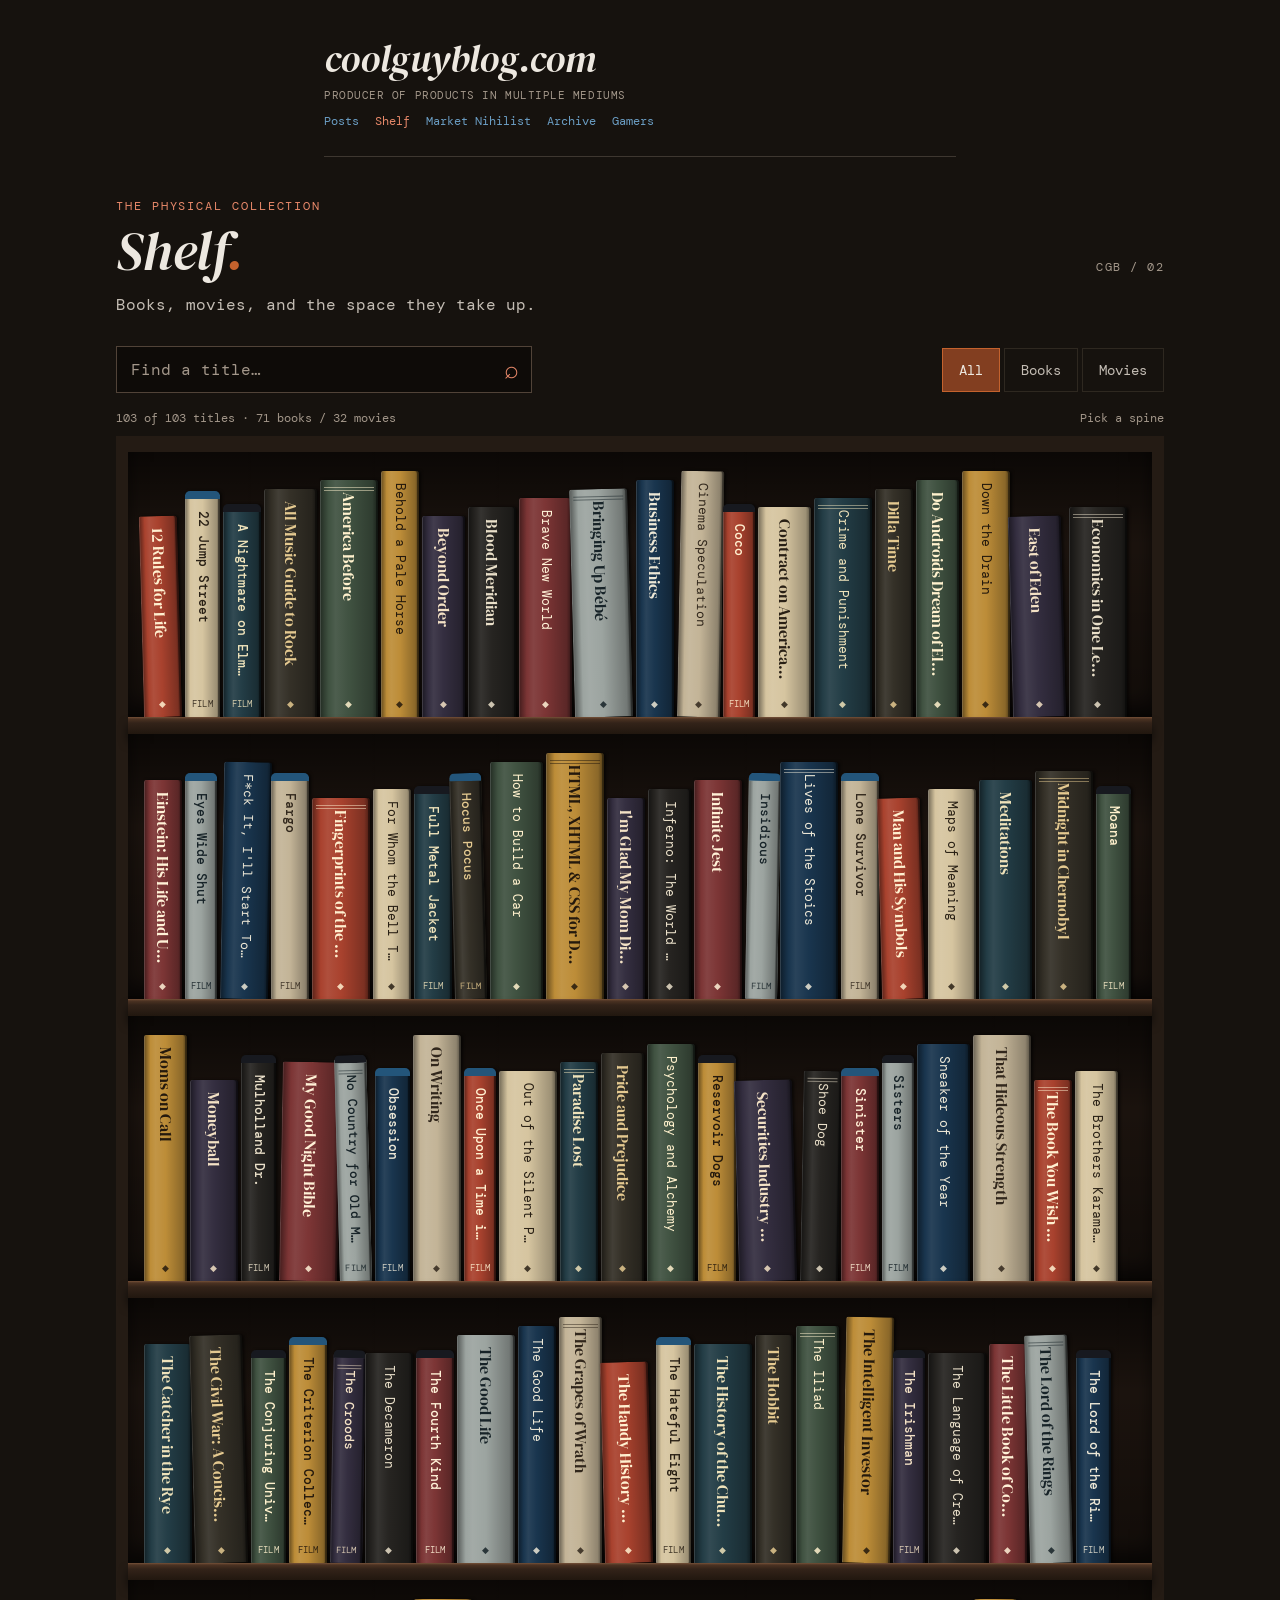
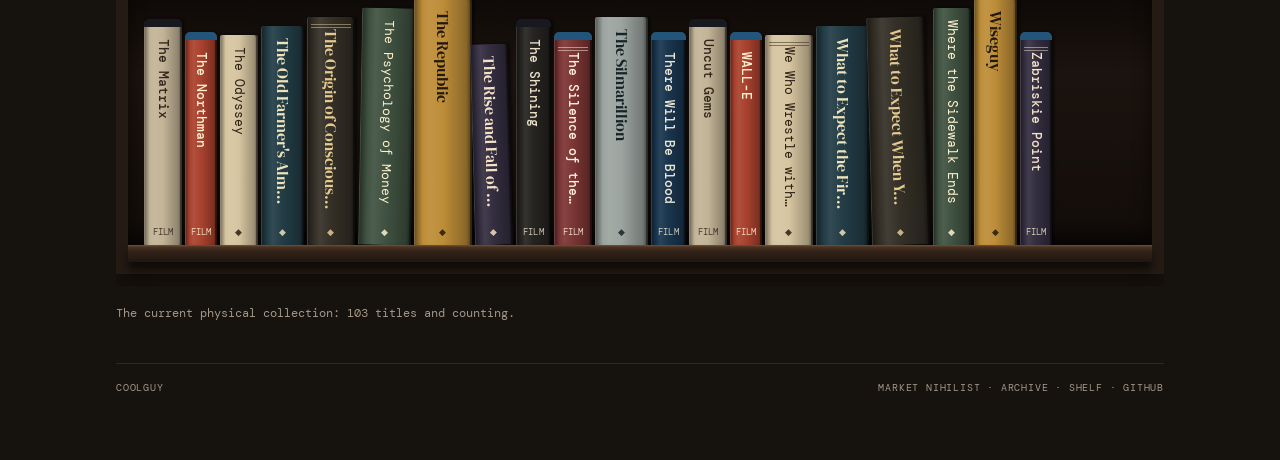
<file: shelf/index.html>
<!DOCTYPE html>
<html lang="en">
<head>
  <meta charset="utf-8">
  <meta name="viewport" content="width=device-width, initial-scale=1">
  <meta name="description" content="Books and movies from the physical shelves of coolguyblog.com.">
  <title>Shelf — coolguy</title>
  <link rel="icon" href="/resources/CGB2.png">
  <link href="https://fonts.googleapis.com/css2?family=DM+Serif+Display:ital@0;1&family=DM+Mono:wght@300;400;500&display=swap" rel="stylesheet">
  <link rel="stylesheet" href="shelf.css?v=20260907">
  <script src="collection.js?v=20260907" defer></script>
  <script src="shelf.js?v=20260907" defer></script>
</head>
<body>
  <a class="skip-link" href="#main">Skip to shelf</a>
  <div class="page">
    <header class="site-header">
      <div class="site-title"><a href="/">coolguyblog.com</a></div>
      <p class="site-desc">Producer of Products in Multiple Mediums</p>
      <nav class="links" aria-label="Site navigation">
        <a href="/posts">Posts</a>
        <a href="/shelf/" aria-current="page">Shelf</a>
        <a href="https://marketnihilist.com" target="_blank" rel="noopener">Market Nihilist</a>
        <a href="/archive">Archive</a>
        <a href="/flappyCool/flappy.html">Gamers</a>
      </nav>
    </header>
    <main id="main">
      <div class="heading"><div><p class="eyebrow">the physical collection</p><h1>Shelf<span>.</span></h1></div><span class="shelf-mark" aria-hidden="true">CGB / 02</span></div>
      <p class="intro">Books, movies, and the space they take up.</p>
      <div class="controls" hidden>
        <div class="search"><label class="sr-only" for="search">Search by title</label><input id="search" type="search" placeholder="Find a title…" autocomplete="off" aria-controls="shelf"><span aria-hidden="true">⌕</span></div>
        <div class="filters" role="group" aria-label="Filter collection">
          <button type="button" data-filter="all" aria-pressed="true">All</button>
          <button type="button" data-filter="book" aria-pressed="false">Books</button>
          <button type="button" data-filter="movie" aria-pressed="false">Movies</button>
        </div>
      </div>
      <div class="shelf-meta"><p id="count" role="status" aria-live="polite" aria-atomic="true"></p><p class="hint">Pick a spine<span class="mobile-hint"> · swipe to browse →</span></p></div>
      <div id="shelf-scroll" class="shelf-scroll" tabindex="0" role="region" aria-label="Physical media shelf" aria-describedby="scroll-help">
        <p id="scroll-help" class="sr-only">Scroll horizontally to see more spines. Tab to a title and press Enter to open its details.</p>
        <div id="shelf" class="cabinet"></div>
      </div>
      <div id="empty" class="empty" hidden><p>No spines match that search.</p><button type="button" id="reset">Clear search &amp; show all</button></div>
      <noscript><p class="empty">Enable JavaScript to browse and search the shelf.</p></noscript>
      <p class="collection-note">The current physical collection: 103 titles and counting.</p>
    </main>
    <footer class="site-footer"><span>coolguy</span><span><a href="https://marketnihilist.com">market nihilist</a> · <a href="/archive">archive</a> · <a href="/shelf/">shelf</a> · <a href="https://github.com/RaymondFH/">github</a></span></footer>
  </div>
  <dialog id="detail" aria-labelledby="detail-title" aria-describedby="detail-note">
    <div class="detail-inner">
      <form method="dialog"><button class="close" aria-label="Close details" autofocus>[ close × ]</button></form>
      <div class="detail-heading">
        <div id="detail-cover" class="detail-cover" aria-live="polite"></div>
        <div class="detail-heading-text">
          <p id="detail-type" class="eyebrow"></p>
          <h2 id="detail-title"></h2>
          <p id="detail-creator"></p>
          <p id="detail-year"></p>
        </div>
      </div>
      <div class="detail-rule"></div>
      <p id="detail-note"></p>
      <p id="detail-match" class="detail-match" hidden></p>
      <nav id="detail-links" class="detail-links" aria-label="Find this title elsewhere"></nav>
      <p id="detail-source" class="detail-source"></p>
      <p class="detail-foot">part of the physical collection</p>
    </div>
  </dialog>
</body>
</html>
</file>
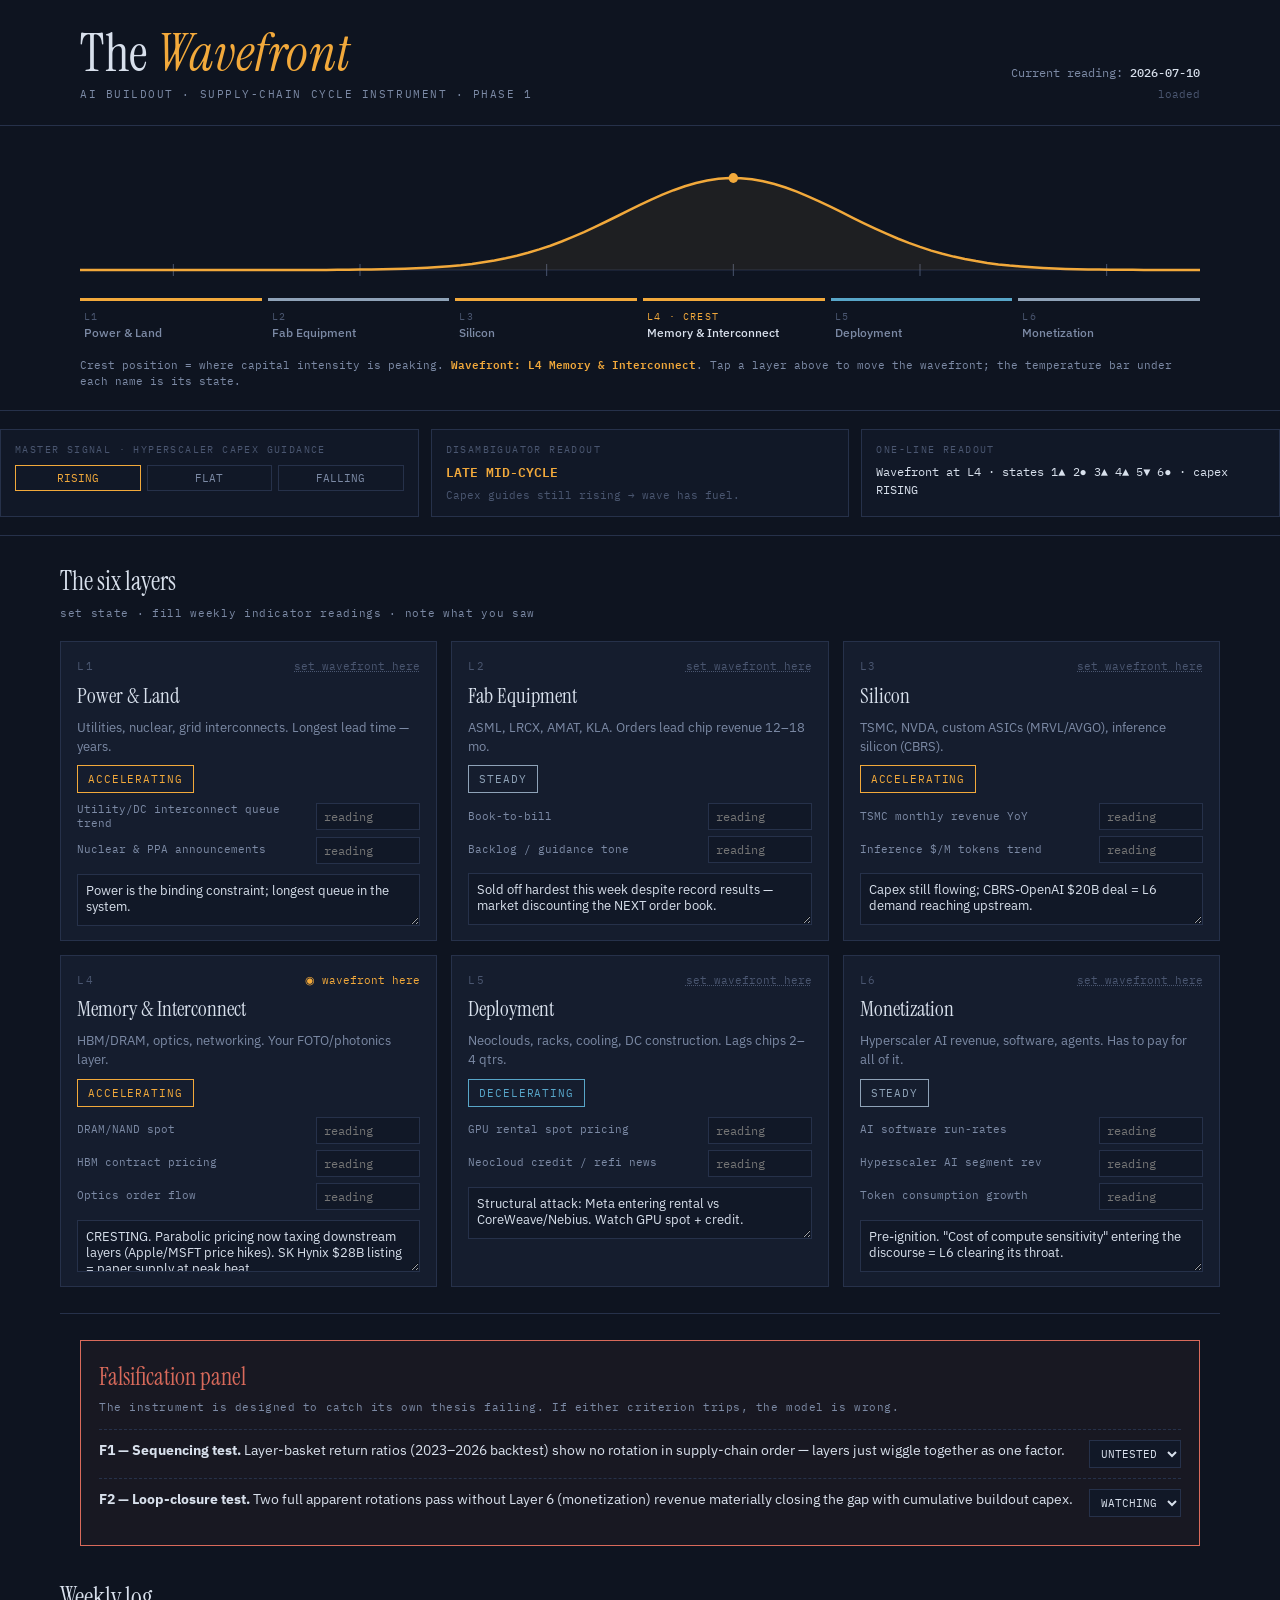
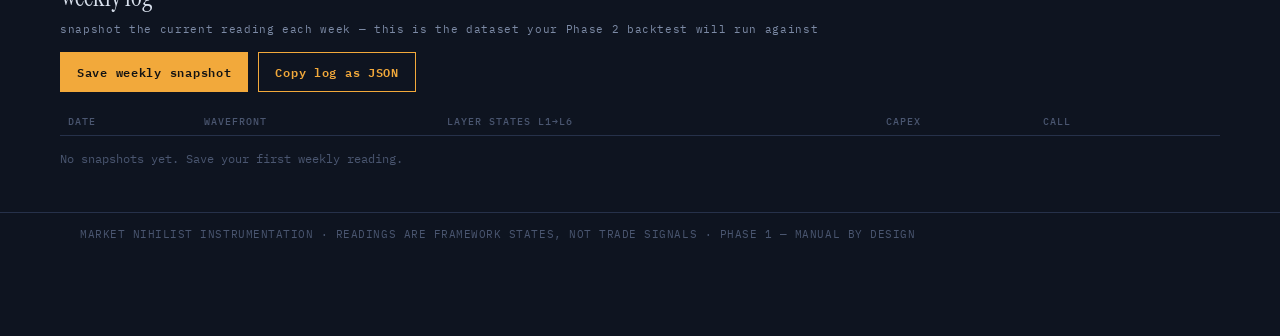
<file: Wavefront/wavefront-dashboard.html>
<!DOCTYPE html>
<html lang="en">
<head>
<meta charset="UTF-8">
<meta name="viewport" content="width=device-width, initial-scale=1.0">
<title>The Wavefront — AI Buildout Cycle Tracker</title>
<link rel="preconnect" href="https://fonts.googleapis.com">
<link href="https://fonts.googleapis.com/css2?family=Instrument+Serif:ital@0;1&family=IBM+Plex+Mono:wght@400;500;600&family=IBM+Plex+Sans:wght@400;500&display=swap" rel="stylesheet">
<style>
:root{
  --bg:#0E1420; --panel:#151D2E; --panel2:#111827; --rule:#26314A;
  --ink:#D8E0EC; --muted:#7C8AA5; --faint:#4A5670;
  --accel:#F2A93B; --steady:#8FA3B8; --decel:#58A6C9;
  --warn:#D96A5B; --paper:#E8DCC8;
  --mono:'IBM Plex Mono',ui-monospace,monospace;
  --serif:'Instrument Serif',Georgia,serif;
  --sans:'IBM Plex Sans',system-ui,sans-serif;
}
*{box-sizing:border-box;margin:0;padding:0}
body{background:var(--bg);color:var(--ink);font-family:var(--sans);font-size:15px;line-height:1.5;padding-bottom:80px}
a{color:inherit}
.wrap{max-width:1160px;margin:0 auto;padding:0 20px}

/* Masthead */
header{border-bottom:1px solid var(--rule);padding:28px 0 22px}
.mast{display:flex;justify-content:space-between;align-items:flex-end;gap:16px;flex-wrap:wrap}
h1{font-family:var(--serif);font-weight:400;font-size:clamp(34px,5vw,52px);letter-spacing:.01em;line-height:1}
h1 em{font-style:italic;color:var(--accel)}
.mast-sub{font-family:var(--mono);font-size:11px;letter-spacing:.14em;text-transform:uppercase;color:var(--muted);margin-top:6px}
.reading-meta{text-align:right;font-family:var(--mono);font-size:12px;color:var(--muted)}
.reading-meta strong{color:var(--ink);font-weight:500}
#saveStatus{font-size:11px;color:var(--faint);display:block;margin-top:4px}

/* Wave strip — signature */
.wavezone{padding:26px 0 6px;border-bottom:1px solid var(--rule)}
.wave-svg{width:100%;height:150px;display:block}
.layer-strip{display:grid;grid-template-columns:repeat(6,1fr);gap:6px;margin-top:-4px}
.strip-cell{border-top:3px solid var(--faint);padding:8px 4px 4px;cursor:pointer;transition:opacity .2s}
.strip-cell:hover{opacity:.85}
.strip-cell .lnum{font-family:var(--mono);font-size:10px;letter-spacing:.12em;color:var(--faint)}
.strip-cell .lname{font-size:12px;font-weight:500;color:var(--muted)}
.strip-cell.st-accelerating{border-top-color:var(--accel)}
.strip-cell.st-steady{border-top-color:var(--steady)}
.strip-cell.st-decelerating{border-top-color:var(--decel)}
.strip-cell.front .lname{color:var(--ink)}
.strip-cell.front .lnum{color:var(--accel)}
.wave-caption{font-family:var(--mono);font-size:11px;color:var(--muted);margin:10px 0 14px}
.wave-caption b{color:var(--accel);font-weight:600}

/* Readout bar */
.readout{display:grid;grid-template-columns:1fr 1fr 1fr;gap:12px;padding:18px 0;border-bottom:1px solid var(--rule)}
.readout-box{background:var(--panel2);border:1px solid var(--rule);padding:12px 14px}
.readout-box .rlabel{font-family:var(--mono);font-size:10px;letter-spacing:.14em;text-transform:uppercase;color:var(--faint);margin-bottom:6px}
.readout-box .rvalue{font-family:var(--mono);font-size:13px;font-weight:600}
.capex-toggle{display:flex;gap:6px;margin-top:8px}
.capex-toggle button{flex:1;font-family:var(--mono);font-size:11px;padding:5px 2px;background:transparent;border:1px solid var(--rule);color:var(--muted);cursor:pointer}
.capex-toggle button.on{border-color:var(--accel);color:var(--accel)}
#cycleCall.mid{color:var(--accel)} #cycleCall.blow{color:var(--warn)} #cycleCall.cool{color:var(--decel)}

/* Layer cards */
.layers-head{padding:26px 0 4px}
.layers-head h2, .section-head h2{font-family:var(--serif);font-weight:400;font-size:26px}
.section-note{font-family:var(--mono);font-size:11px;color:var(--muted);letter-spacing:.06em}
.layers{display:grid;grid-template-columns:repeat(3,1fr);gap:14px;padding:14px 0 26px;border-bottom:1px solid var(--rule)}
.card{background:var(--panel);border:1px solid var(--rule);padding:16px 16px 14px;display:flex;flex-direction:column;gap:10px}
.card .top{display:flex;justify-content:space-between;align-items:baseline}
.card .lnum{font-family:var(--mono);font-size:11px;letter-spacing:.14em;color:var(--faint)}
.card h3{font-family:var(--serif);font-weight:400;font-size:21px;line-height:1.1}
.card .desc{font-size:12.5px;color:var(--muted)}
.statebtn{font-family:var(--mono);font-size:11px;letter-spacing:.08em;text-transform:uppercase;padding:6px 10px;border:1px solid;background:transparent;cursor:pointer;align-self:flex-start}
.statebtn.st-accelerating{color:var(--accel);border-color:var(--accel)}
.statebtn.st-steady{color:var(--steady);border-color:var(--steady)}
.statebtn.st-decelerating{color:var(--decel);border-color:var(--decel)}
.inds{display:flex;flex-direction:column;gap:6px}
.ind{display:flex;gap:8px;align-items:center}
.ind label{font-family:var(--mono);font-size:10.5px;color:var(--muted);flex:1;line-height:1.3}
.ind input{width:104px;background:var(--panel2);border:1px solid var(--rule);color:var(--ink);font-family:var(--mono);font-size:11.5px;padding:5px 7px}
.ind input:focus{outline:1px solid var(--accel);border-color:var(--accel)}
.card textarea{background:var(--panel2);border:1px solid var(--rule);color:var(--ink);font-family:var(--sans);font-size:12.5px;padding:7px 8px;min-height:52px;resize:vertical;width:100%}
.card textarea:focus{outline:1px solid var(--accel);border-color:var(--accel)}
.wf-set{font-family:var(--mono);font-size:10.5px;background:none;border:none;color:var(--faint);cursor:pointer;text-align:left;padding:0;text-decoration:underline dotted}
.wf-set.active{color:var(--accel);text-decoration:none;cursor:default}

/* Falsification */
.falsify{margin:26px 0;border:1px solid var(--warn);background:rgba(217,106,91,.05);padding:18px}
.falsify h2{font-family:var(--serif);font-weight:400;font-size:24px;color:var(--warn)}
.falsify .fsub{font-family:var(--mono);font-size:11px;color:var(--muted);margin:4px 0 14px;letter-spacing:.05em}
.fcrit{display:flex;gap:14px;align-items:flex-start;padding:10px 0;border-top:1px dashed var(--rule)}
.fcrit p{font-size:13.5px;flex:1}
.fcrit select{background:var(--panel2);border:1px solid var(--rule);color:var(--ink);font-family:var(--mono);font-size:11px;padding:5px 7px}
#failBanner{display:none;margin-top:12px;font-family:var(--mono);font-size:12px;color:var(--warn);border-top:1px solid var(--warn);padding-top:10px}

/* Log */
.logzone{padding:6px 0 30px}
.log-actions{display:flex;gap:10px;margin:12px 0 16px;flex-wrap:wrap}
.btn{font-family:var(--mono);font-size:12px;letter-spacing:.06em;padding:9px 16px;cursor:pointer;border:1px solid var(--accel);background:var(--accel);color:#131313;font-weight:600}
.btn.ghost{background:transparent;color:var(--accel)}
.logtable{width:100%;border-collapse:collapse;font-family:var(--mono);font-size:11.5px}
.logtable th{text-align:left;color:var(--faint);font-weight:500;letter-spacing:.1em;text-transform:uppercase;font-size:10px;padding:6px 8px;border-bottom:1px solid var(--rule)}
.logtable td{padding:8px;border-bottom:1px solid var(--rule);color:var(--muted);vertical-align:top}
.logtable td:first-child{color:var(--ink)}
.dot{display:inline-block;width:8px;height:8px;border-radius:50%;margin-right:3px;vertical-align:middle}
.dot.accelerating{background:var(--accel)}.dot.steady{background:var(--steady)}.dot.decelerating{background:var(--decel)}
.empty{color:var(--faint);font-family:var(--mono);font-size:12px;padding:14px 0}
.dellog{background:none;border:none;color:var(--faint);cursor:pointer;font-family:var(--mono);font-size:11px;text-decoration:underline dotted}

footer{border-top:1px solid var(--rule);padding:14px 0;font-family:var(--mono);font-size:10.5px;color:var(--faint);letter-spacing:.05em}

@media(max-width:900px){.layers{grid-template-columns:1fr 1fr}.readout{grid-template-columns:1fr}}
@media(max-width:600px){
  .layers{grid-template-columns:1fr}
  .layer-strip{grid-template-columns:repeat(3,1fr);row-gap:14px}
  .reading-meta{text-align:left}
  .wave-svg{height:110px}
}
@media(prefers-reduced-motion:reduce){#crest,#wavePath{transition:none!important}}
button:focus-visible,input:focus-visible,select:focus-visible,textarea:focus-visible{outline:2px solid var(--accel);outline-offset:1px}
</style>
</head>
<body>

<header><div class="wrap">
  <div class="mast">
    <div>
      <h1>The <em>Wavefront</em></h1>
      <div class="mast-sub">AI buildout · supply-chain cycle instrument · phase 1</div>
    </div>
    <div class="reading-meta">
      <span>Current reading: <strong id="readingDate">—</strong></span>
      <span id="saveStatus">loading…</span>
    </div>
  </div>
</div></header>

<section class="wavezone"><div class="wrap">
  <svg class="wave-svg" viewBox="0 0 1200 150" preserveAspectRatio="none" aria-hidden="true">
    <line x1="0" y1="118" x2="1200" y2="118" stroke="#26314A" stroke-width="1"/>
    <g id="ticks"></g>
    <path id="wavePath" fill="none" stroke="#F2A93B" stroke-width="2.5" style="transition:d .6s ease"/>
    <path id="waveFill" fill="rgba(242,169,59,.07)" stroke="none" style="transition:d .6s ease"/>
    <circle id="crest" r="5" fill="#F2A93B" style="transition:cx .6s ease"/>
  </svg>
  <div class="layer-strip" id="strip"></div>
  <p class="wave-caption">Crest position = where capital intensity is peaking. <b id="frontLabel">—</b>. Tap a layer above to move the wavefront; the temperature bar under each name is its state.</p>
</div></section>

<section class="readout"><div class="wrap" style="display:contents">
  <div class="readout-box">
    <div class="rlabel">Master signal · hyperscaler capex guidance</div>
    <div class="capex-toggle" id="capexToggle">
      <button data-v="rising">RISING</button>
      <button data-v="flat">FLAT</button>
      <button data-v="falling">FALLING</button>
    </div>
  </div>
  <div class="readout-box">
    <div class="rlabel">Disambiguator readout</div>
    <div class="rvalue" id="cycleCall">—</div>
    <div style="font-family:var(--mono);font-size:10.5px;color:var(--faint);margin-top:6px" id="cycleWhy"></div>
  </div>
  <div class="readout-box">
    <div class="rlabel">One-line readout</div>
    <div class="rvalue" id="oneLine" style="font-weight:400;font-size:12px;line-height:1.5">—</div>
  </div>
</div></section>

<div class="wrap layers-head">
  <h2>The six layers</h2>
  <span class="section-note">set state · fill weekly indicator readings · note what you saw</span>
</div>
<section class="layers wrap" id="cards"></section>

<div class="wrap">
  <section class="falsify">
    <h2>Falsification panel</h2>
    <div class="fsub">The instrument is designed to catch its own thesis failing. If either criterion trips, the model is wrong.</div>
    <div class="fcrit">
      <p><strong>F1 — Sequencing test.</strong> Layer-basket return ratios (2023–2026 backtest) show no rotation in supply-chain order — layers just wiggle together as one factor.</p>
      <select id="f1"><option value="untested">UNTESTED</option><option value="passing">PASSING</option><option value="failing">FAILING</option></select>
    </div>
    <div class="fcrit">
      <p><strong>F2 — Loop-closure test.</strong> Two full apparent rotations pass without Layer 6 (monetization) revenue materially closing the gap with cumulative buildout capex.</p>
      <select id="f2"><option value="watching">WATCHING</option><option value="passing">PASSING</option><option value="failing">FAILING</option></select>
    </div>
    <div id="failBanner">⚠ A FALSIFICATION CRITERION IS FAILING. THE WAVE MODEL IS COMPROMISED — STOP TRADING THE CLOCK AND RE-DERIVE.</div>
  </section>
</div>

<div class="wrap logzone">
  <div class="section-head"><h2>Weekly log</h2>
  <span class="section-note">snapshot the current reading each week — this is the dataset your Phase 2 backtest will run against</span></div>
  <div class="log-actions">
    <button class="btn" id="snapBtn">Save weekly snapshot</button>
    <button class="btn ghost" id="exportBtn">Copy log as JSON</button>
  </div>
  <table class="logtable">
    <thead><tr><th>Date</th><th>Wavefront</th><th>Layer states L1→L6</th><th>Capex</th><th>Call</th><th></th></tr></thead>
    <tbody id="logBody"></tbody>
  </table>
  <div class="empty" id="logEmpty">No snapshots yet. Save your first weekly reading.</div>
</div>

<footer><div class="wrap">MARKET NIHILIST INSTRUMENTATION · READINGS ARE FRAMEWORK STATES, NOT TRADE SIGNALS · PHASE 1 — MANUAL BY DESIGN</div></footer>

<script>
const LAYERS=[
 {id:'l1',num:'L1',name:'Power & Land',desc:'Utilities, nuclear, grid interconnects. Longest lead time — years.',inds:['Utility/DC interconnect queue trend','Nuclear & PPA announcements']},
 {id:'l2',num:'L2',name:'Fab Equipment',desc:'ASML, LRCX, AMAT, KLA. Orders lead chip revenue 12–18 mo.',inds:['Book-to-bill','Backlog / guidance tone']},
 {id:'l3',num:'L3',name:'Silicon',desc:'TSMC, NVDA, custom ASICs (MRVL/AVGO), inference silicon (CBRS).',inds:['TSMC monthly revenue YoY','Inference $/M tokens trend']},
 {id:'l4',num:'L4',name:'Memory & Interconnect',desc:'HBM/DRAM, optics, networking. Your FOTO/photonics layer.',inds:['DRAM/NAND spot','HBM contract pricing','Optics order flow']},
 {id:'l5',num:'L5',name:'Deployment',desc:'Neoclouds, racks, cooling, DC construction. Lags chips 2–4 qtrs.',inds:['GPU rental spot pricing','Neocloud credit / refi news']},
 {id:'l6',num:'L6',name:'Monetization',desc:'Hyperscaler AI revenue, software, agents. Has to pay for all of it.',inds:['AI software run-rates','Hyperscaler AI segment rev','Token consumption growth']}
];
const STATES=['accelerating','steady','decelerating'];
const KEY='wavefront-v1';

// July 10, 2026 seed reading (from the conversation this instrument was born in)
const SEED={
 readingDate:'2026-07-10',
 wavefront:3,
 capex:'rising',
 f1:'untested', f2:'watching',
 layers:{
  l1:{state:'accelerating',notes:'Power is the binding constraint; longest queue in the system.',inds:['','']},
  l2:{state:'steady',notes:'Sold off hardest this week despite record results — market discounting the NEXT order book.',inds:['','']},
  l3:{state:'accelerating',notes:'Capex still flowing; CBRS-OpenAI $20B deal = L6 demand reaching upstream.',inds:['','']},
  l4:{state:'accelerating',notes:'CRESTING. Parabolic pricing now taxing downstream layers (Apple/MSFT price hikes). SK Hynix $28B listing = paper supply at peak heat.',inds:['','','']},
  l5:{state:'decelerating',notes:'Structural attack: Meta entering rental vs CoreWeave/Nebius. Watch GPU spot + credit.',inds:['','']},
  l6:{state:'steady',notes:'Pre-ignition. "Cost of compute sensitivity" entering the discourse = L6 clearing its throat.',inds:['','','']}
 },
 log:[]
};

let S=null, saveTimer=null;

function el(id){return document.getElementById(id)}
function esc(s){return (s||'').replace(/[&<>"']/g,c=>({'&':'&amp;','<':'&lt;','>':'&gt;','"':'&quot;',"'":'&#39;'}[c]))}

async function load(){
  try{const r=await window.storage.get(KEY); S=JSON.parse(r.value);}
  catch(e){S=JSON.parse(JSON.stringify(SEED));}
  if(!S||!S.layers)S=JSON.parse(JSON.stringify(SEED));
  renderAll(); status('loaded');
}
function scheduleSave(){status('unsaved changes…');clearTimeout(saveTimer);saveTimer=setTimeout(save,900)}
async function save(){
  try{const r=await window.storage.set(KEY,JSON.stringify(S)); status(r?'saved '+new Date().toLocaleTimeString():'save failed — storage unavailable');}
  catch(e){status('save failed — storage unavailable')}
}
function status(t){el('saveStatus').textContent=t}

/* ---------- render ---------- */
function renderAll(){renderStrip();renderWave();renderCards();renderReadout();renderFalsify();renderLog();
 el('readingDate').textContent=S.readingDate||new Date().toISOString().slice(0,10)}

function renderStrip(){
  el('strip').innerHTML=LAYERS.map((L,i)=>{
    const st=S.layers[L.id].state;
    return `<div class="strip-cell st-${st} ${i===S.wavefront?'front':''}" data-i="${i}" role="button" tabindex="0" aria-label="Set wavefront to ${L.name}">
      <div class="lnum">${L.num}${i===S.wavefront?' · CREST':''}</div><div class="lname">${L.name}</div></div>`;
  }).join('');
  document.querySelectorAll('.strip-cell').forEach(c=>{
    const go=()=>{S.wavefront=+c.dataset.i;renderAll();scheduleSave()};
    c.onclick=go; c.onkeydown=e=>{if(e.key==='Enter'||e.key===' '){e.preventDefault();go()}};
  });
  el('frontLabel').textContent='Wavefront: '+LAYERS[S.wavefront].num+' '+LAYERS[S.wavefront].name;
}

function renderWave(){
  const W=1200,base=118,seg=W/6, cx=seg*S.wavefront+seg/2;
  el('ticks').innerHTML=LAYERS.map((L,i)=>`<line x1="${seg*i+seg/2}" y1="112" x2="${seg*i+seg/2}" y2="124" stroke="#4A5670" stroke-width="1"/>`).join('');
  // wave: gaussian-ish crest centered at cx
  let d='M0 '+base, f='M0 '+base;
  for(let x=0;x<=W;x+=12){
    const y=base-92*Math.exp(-Math.pow((x-cx)/170,2));
    d+=` L${x} ${y.toFixed(1)}`; f+=` L${x} ${y.toFixed(1)}`;
  }
  f+=` L${W} ${base} L0 ${base} Z`;
  el('wavePath').setAttribute('d',d);
  el('waveFill').setAttribute('d',f);
  el('crest').setAttribute('cx',cx); el('crest').setAttribute('cy',base-92);
}

function renderCards(){
  el('cards').innerHTML=LAYERS.map((L,i)=>{
    const d=S.layers[L.id];
    return `<div class="card">
      <div class="top"><span class="lnum">${L.num}</span>
        <button class="wf-set ${i===S.wavefront?'active':''}" data-i="${i}">${i===S.wavefront?'◉ wavefront here':'set wavefront here'}</button></div>
      <h3>${L.name}</h3>
      <div class="desc">${L.desc}</div>
      <button class="statebtn st-${d.state}" data-id="${L.id}">${d.state}</button>
      <div class="inds">${L.inds.map((n,j)=>`<div class="ind"><label>${n}</label><input data-id="${L.id}" data-j="${j}" value="${esc(d.inds[j]||'')}" placeholder="reading"></div>`).join('')}</div>
      <textarea data-id="${L.id}" placeholder="what you saw this week">${esc(d.notes||'')}</textarea>
    </div>`;
  }).join('');
  document.querySelectorAll('.statebtn').forEach(b=>b.onclick=()=>{
    const d=S.layers[b.dataset.id];
    d.state=STATES[(STATES.indexOf(d.state)+1)%3];
    renderAll();scheduleSave();
  });
  document.querySelectorAll('.ind input').forEach(inp=>inp.oninput=()=>{
    S.layers[inp.dataset.id].inds[+inp.dataset.j]=inp.value;scheduleSave();
  });
  document.querySelectorAll('.card textarea').forEach(t=>t.oninput=()=>{
    S.layers[t.dataset.id].notes=t.value;scheduleSave();
  });
  document.querySelectorAll('.wf-set').forEach(b=>b.onclick=()=>{S.wavefront=+b.dataset.i;renderAll();scheduleSave()});
}

function renderReadout(){
  document.querySelectorAll('#capexToggle button').forEach(b=>{
    b.classList.toggle('on',b.dataset.v===S.capex);
    b.onclick=()=>{S.capex=b.dataset.v;renderReadout();scheduleSave()};
  });
  const deployHot=S.layers.l5.state==='accelerating';
  const call=el('cycleCall'), why=el('cycleWhy');
  call.className='rvalue';
  if(S.capex==='rising'){call.textContent=deployHot?'MID-CYCLE ACCELERATION':'LATE MID-CYCLE';call.classList.add('mid');
    why.textContent='Capex guides still rising → wave has fuel.'}
  else if(deployHot){call.textContent='BLOW-OFF WARNING';call.classList.add('blow');
    why.textContent='Deployment layer pumping while capex guides flatten = terminal-phase signature.'}
  else{call.textContent='COOLING / WAVE FADING';call.classList.add('cool');
    why.textContent='Capex not rising, deployment not hot → wave losing energy.'}
  const abbr={accelerating:'▲',steady:'●',decelerating:'▼'};
  el('oneLine').textContent='Wavefront at '+LAYERS[S.wavefront].num+' · states '+LAYERS.map(L=>L.num.slice(1)+abbr[S.layers[L.id].state]).join(' ')+' · capex '+S.capex.toUpperCase();
}

function renderFalsify(){
  el('f1').value=S.f1; el('f2').value=S.f2;
  el('f1').onchange=e=>{S.f1=e.target.value;renderFalsify();scheduleSave()};
  el('f2').onchange=e=>{S.f2=e.target.value;renderFalsify();scheduleSave()};
  el('failBanner').style.display=(S.f1==='failing'||S.f2==='failing')?'block':'none';
}

function renderLog(){
  const rows=(S.log||[]).slice().reverse();
  el('logEmpty').style.display=rows.length?'none':'block';
  el('logBody').innerHTML=rows.map((r,ri)=>{
    const idx=S.log.length-1-ri;
    return `<tr><td>${r.date}</td><td>${r.front}</td>
      <td>${r.states.map(s=>`<span class="dot ${s}" title="${s}"></span>`).join('')}</td>
      <td>${r.capex}</td><td>${esc(r.call)}</td>
      <td><button class="dellog" data-i="${idx}">del</button></td></tr>`;
  }).join('');
  document.querySelectorAll('.dellog').forEach(b=>b.onclick=()=>{S.log.splice(+b.dataset.i,1);renderLog();scheduleSave()});
}

el('snapBtn').onclick=()=>{
  S.log=S.log||[];
  S.log.push({date:new Date().toISOString().slice(0,10),front:LAYERS[S.wavefront].num,
    states:LAYERS.map(L=>S.layers[L.id].state),capex:S.capex,call:el('cycleCall').textContent});
  S.readingDate=new Date().toISOString().slice(0,10);
  renderAll();save();
};
el('exportBtn').onclick=async()=>{
  try{await navigator.clipboard.writeText(JSON.stringify(S.log||[],null,2));status('log copied to clipboard')}
  catch(e){status('copy failed — select manually')}
};

load();
</script>
</body>
</html>
</file>
<file: shelf/shelf.css>
:root {
  color-scheme:dark;
  --bg:#16120e;
  --bg2:#1e1915;
  --bg3:#0e0b08;
  --ink:#ede8e0;
  --ink2:#c4bdb4;
  --muted:#a3978a;
  --accent:#c4622d;
  --accent2:#e8896a;
  --blue:#6b9ec4;
  --rule:#2e2820;
  --mono:'DM Mono',monospace;
  --serif:'DM Serif Display',serif;
}

* {
  box-sizing:border-box;
}

body {
  margin:0;
  background:var(--bg);
  color:var(--ink);
  font:16px/1.6 var(--mono);
}

::selection {
  background:#c4622d55;
}

button,input {
  font:inherit;
}

button,a,input {
  -webkit-tap-highlight-color:transparent;
}

a {
  color:var(--blue);
  text-decoration:none;
}

a:hover {
  color:var(--accent2);
}

button {
  cursor:pointer;
}

button:focus-visible,a:focus-visible,input:focus-visible,.shelf-scroll:focus-visible {
  outline:2px solid var(--accent2);
  outline-offset:5px;
}

[hidden] {
  display:none!important;
}

.sr-only {
  position:absolute;
  width:1px;
  height:1px;
  overflow:hidden;
  clip-path:inset(50%);
  white-space:nowrap;
}

.skip-link {
  position:fixed;
  top:-5rem;
  left:1rem;
  z-index:5;
  padding:.5rem;
  background:var(--bg3);
}

.skip-link:focus {
  top:1rem;
}

.page {
  max-width:68rem;
  margin:auto;
  padding:2rem 1.25rem 4rem;
}

.site-header {
  max-width:39.5rem;
  margin:0 auto 2.5rem;
  padding-bottom:1.5rem;
  border-bottom:1px solid #7a6f6566;
}

.site-title a {
  font:italic 2.4rem var(--serif);
  color:var(--ink);
}

.site-desc {
  font-size:.68rem;
  letter-spacing:.05em;
  text-transform:uppercase;
  color:var(--muted);
  margin:.1rem 0 0;
}

.links {
  display:flex;
  flex-wrap:wrap;
  gap:.25rem 1rem;
  margin-top:.5rem;
}

.links a {
  font-size:.78rem;
}

.links a[aria-current] {
  color:var(--accent2);
}

.heading {
  display:flex;
  align-items:end;
  justify-content:space-between;
}

.eyebrow {
  font-size:12px;
  letter-spacing:.16em;
  text-transform:uppercase;
  color:var(--accent2);
  margin:0 0 .35rem;
}

h1 {
  font:italic 3.4rem/1.1 var(--serif);
  font-weight:400;
  margin:0;
}

h1 span {
  color:var(--accent);
}

.shelf-mark {
  font-size:12px;
  letter-spacing:.12em;
  color:var(--muted);
  padding-bottom:.25rem;
}

.intro {
  margin:.65rem 0 1.8rem;
  color:var(--ink2);
}

.controls {
  display:flex;
  gap:1rem;
  justify-content:space-between;
  align-items:center;
}

.search {
  position:relative;
  flex:1;
  max-width:26rem;
}

.search input {
  width:100%;
  min-height:44px;
  background:var(--bg3);
  border:1px solid #514338;
  color:var(--ink);
  padding:.6rem 2.6rem .6rem .85rem;
  border-radius:0;
}

.search input::placeholder {
  color:var(--muted);
}

.search>span {
  position:absolute;
  right:.8rem;
  top:.2rem;
  font-size:25px;
  color:var(--accent2);
  pointer-events:none;
}

.filters {
  display:flex;
  gap:4px;
}

.filters button,#reset {
  min-height:44px;
  background:transparent;
  color:var(--ink2);
  border:1px solid var(--rule);
  padding:.5rem 1rem;
  font-size:14px;
}

.filters button[aria-pressed=true] {
  color:var(--ink);
  background:#823e20;
  border-color:var(--accent);
}

.filters button:hover,#reset:hover {
  border-color:var(--accent2);
}

.shelf-meta {
  display:flex;
  justify-content:space-between;
  gap:1rem;
  color:var(--muted);
  font-size:12px;
  margin:1rem 0 .5rem;
}

.shelf-meta p {
  margin:0;
}

.mobile-hint {
  display:none;
}

.shelf-scroll {
  max-width:100%;
  overflow-x:auto;
  overscroll-behavior-x:contain;
  -webkit-overflow-scrolling:touch;
  touch-action:pan-x pan-y;
  scrollbar-color:#795239 var(--bg3);
  scrollbar-width:thin;
  padding-bottom:12px;
}

.cabinet {
  min-width:860px;
  background:#100c09;
  border:12px solid #241b14;
  border-top-width:16px;
  box-shadow:0 10px 24px #0005,inset 0 0 24px #000;
}

.shelf-row {
  display:flex;
  align-items:flex-end;
  gap:3px;
  height:282px;
  padding:22px 16px 0;
  border-bottom:17px solid #39271b;
  position:relative;
  background:linear-gradient(180deg,#0009,transparent 35%,#0005),repeating-linear-gradient(90deg,#1b130e 0,#1b130e 120px,#1a120d 122px,#1b130e 124px);
  box-shadow:inset 0 -12px 18px #0009;
}

.shelf-row::after {
  content:'';
  position:absolute;
  left:0;
  right:0;
  bottom:-17px;
  height:17px;
  pointer-events:none;
  background:linear-gradient(#755138 0,#4b3222 2px,#332319 6px,#21170f 100%);
  box-shadow:0 8px 10px #0009;
}

.spine {
  position:relative;
  flex:0 0 var(--width);
  width:var(--width);
  height:var(--height);
  padding:12px 5px 8px;
  border:0;
  border-radius:2px 3px 0 0;
  color:var(--letter);
  background:linear-gradient(90deg,#0007,transparent 15%,#ffffff12 27%,transparent 50%,#0004 90%,#0009),var(--color);
  box-shadow:2px 0 3px #0009,inset 1px 0 0 #ffffff25,inset -2px 0 0 #0006;
  transform:rotate(var(--lean));
  transform-origin:bottom center;
  transition:transform .16s ease,filter .16s ease;
  display:flex;
  flex-direction:column;
  align-items:center;
  justify-content:space-between;
  gap:7px;
  text-align:left;
}

.spine:hover,.spine:focus-visible {
  transform:translateY(-10px) rotate(0deg);
  filter:brightness(1.16);
  z-index:2;
}

.spine-title {
  writing-mode:vertical-rl;
  text-orientation:mixed;
  font:400 16px/1.15 var(--serif);
  max-width:100%;
  max-height:calc(100% - 27px);
  overflow:hidden;
  overflow-wrap:normal;
  white-space:nowrap;
  text-overflow:ellipsis;
  flex:1;
}

.spine:nth-child(3n) .spine-title {
  font-family:var(--mono);
  font-size:13px;
}

.spine:nth-child(5n)::before {
  content:'';
  position:absolute;
  top:7px;
  left:4px;
  right:4px;
  height:2px;
  border-top:1px solid currentColor;
  border-bottom:1px solid currentColor;
  opacity:.5;
}

.spine-mark {
  font:9px/1 var(--mono);
  letter-spacing:.02em;
  opacity:.85;
}

.spine.movie {
  border-top:8px solid #17191f;
  border-radius:5px 5px 1px 1px;
}

.spine.movie:nth-child(2n) {
  border-top-color:#23557a;
}

.spine.movie .spine-title {
  font-family:var(--mono);
  font-size:13px;
  font-weight:500;
}

.empty {
  border:1px solid var(--rule);
  text-align:center;
  padding:3rem 1rem;
  background:var(--bg3);
}

.empty p {
  margin:0 0 1rem;
}

.collection-note {
  font-size:12px;
  color:var(--muted);
  max-width:40rem;
  margin:1.1rem 0;
}

.site-footer {
  border-top:1px solid var(--rule);
  margin-top:2.5rem;
  padding-top:1rem;
  display:flex;
  flex-wrap:wrap;
  justify-content:space-between;
  gap:.5rem;
  color:var(--muted);
  font-size:10px;
  text-transform:uppercase;
  letter-spacing:.08em;
}

.site-footer a {
  color:var(--muted);
}

dialog {
  color:var(--ink);
  background:var(--bg2);
  border:1px solid #514338;
  border-top:2px solid var(--accent);
  padding:0;
  width:min(28rem,calc(100% - 2rem));
  max-height:85dvh;
  overflow-y:auto;
  box-shadow:0 20px 70px #0008;
}

dialog::backdrop {
  background:#0a0806df;
}

.detail-inner {
  padding:1.4rem;
}

.close {
  display:block;
  margin:0 0 1.8rem auto;
  background:transparent;
  color:var(--ink2);
  border:0;
  min-height:44px;
  font:12px var(--mono);
}

h2 {
  font:italic 1.9rem/1.25 var(--serif);
  margin:.5rem 0;
}

#detail-creator {
  color:var(--accent2);
  font-size:14px;
}

#detail-note {
  color:var(--ink2);
  font-size:14px;
}

.detail-rule {
  height:1px;
  background:var(--rule);
  margin:1.5rem 0;
}

.detail-foot {
  font-size:11px;
  text-transform:uppercase;
  letter-spacing:.1em;
  color:var(--muted);
  margin:1.5rem 0 0;
}

body.modal-open {
  overflow:hidden;
}

@media(max-width:650px) {
  .page {
    padding:1.5rem 1rem 3rem;
  }
  .site-title a {
    font-size:2rem;
  }
  .site-header {
    margin-bottom:2rem;
  }
  .controls {
    align-items:stretch;
    flex-direction:column;
    gap:.65rem;
  }
  .search {
    max-width:none;
  }
  .filters button {
    flex:1;
  }
  .mobile-hint {
    display:inline;
  }
  .shelf-meta {
    flex-direction:column;
    gap:.25rem;
  }
  .shelf-mark {
    font-size:10px;
  }
  h1 {
    font-size:3rem;
  }
  .intro {
    font-size:14px;
  }
  .cabinet {
    border-width:9px;
  }
  .shelf-row {
    padding-inline:12px;
  }
}

@media(prefers-reduced-motion:reduce) {
  .spine {
    transition:none;
  }
}

/* Cover artwork belongs in the detail card; the shelf remains a row of spines. */
dialog {
  width: min(36rem, calc(100% - 2rem));
}
.detail-heading {
  display: flex;
  gap: 1.3rem;
  align-items: center;
}
.detail-heading-text { min-width: 0; }
.detail-cover {
  flex: 0 0 144px;
  width: 144px;
  min-height: 210px;
  display: flex;
  align-items: center;
  justify-content: center;
  background: var(--bg3);
  border: 1px solid var(--rule);
  box-shadow: 4px 6px 14px #0005;
}
.detail-cover img {
  display: block;
  width: 100%;
  height: auto;
  max-height: 235px;
  object-fit: contain;
}
.cover-fallback {
  padding: 1rem;
  color: var(--muted);
  text-align: center;
  font-size: 12px;
}
#detail-year { font-size: 12px; color: var(--muted); }
.detail-links { display: flex; gap: .5rem; flex-wrap: wrap; margin-top: 1.4rem; }
.detail-links a {
  display: inline-flex;
  align-items: center;
  min-height: 44px;
  padding: .45rem .75rem;
  border: 1px solid #514338;
  color: var(--accent2);
  font-size: 13px;
}
.detail-links a:hover { border-color: var(--accent2); }
.detail-source, .detail-match { color: var(--muted); font-size: 12px; }
.detail-match { border-left: 2px solid var(--accent); padding-left: .75rem; }
.detail-source a { color: var(--muted); text-decoration: underline; }
@media(max-width:480px) {
  .detail-heading { gap: .85rem; align-items: flex-start; }
  .detail-cover { flex-basis: 100px; width: 100px; min-height: 150px; }
  .detail-cover img { max-height: 165px; }
  .detail-heading h2 { font-size: 1.45rem; overflow-wrap: anywhere; }
  .detail-inner { padding: 1rem; }
}
</file>
